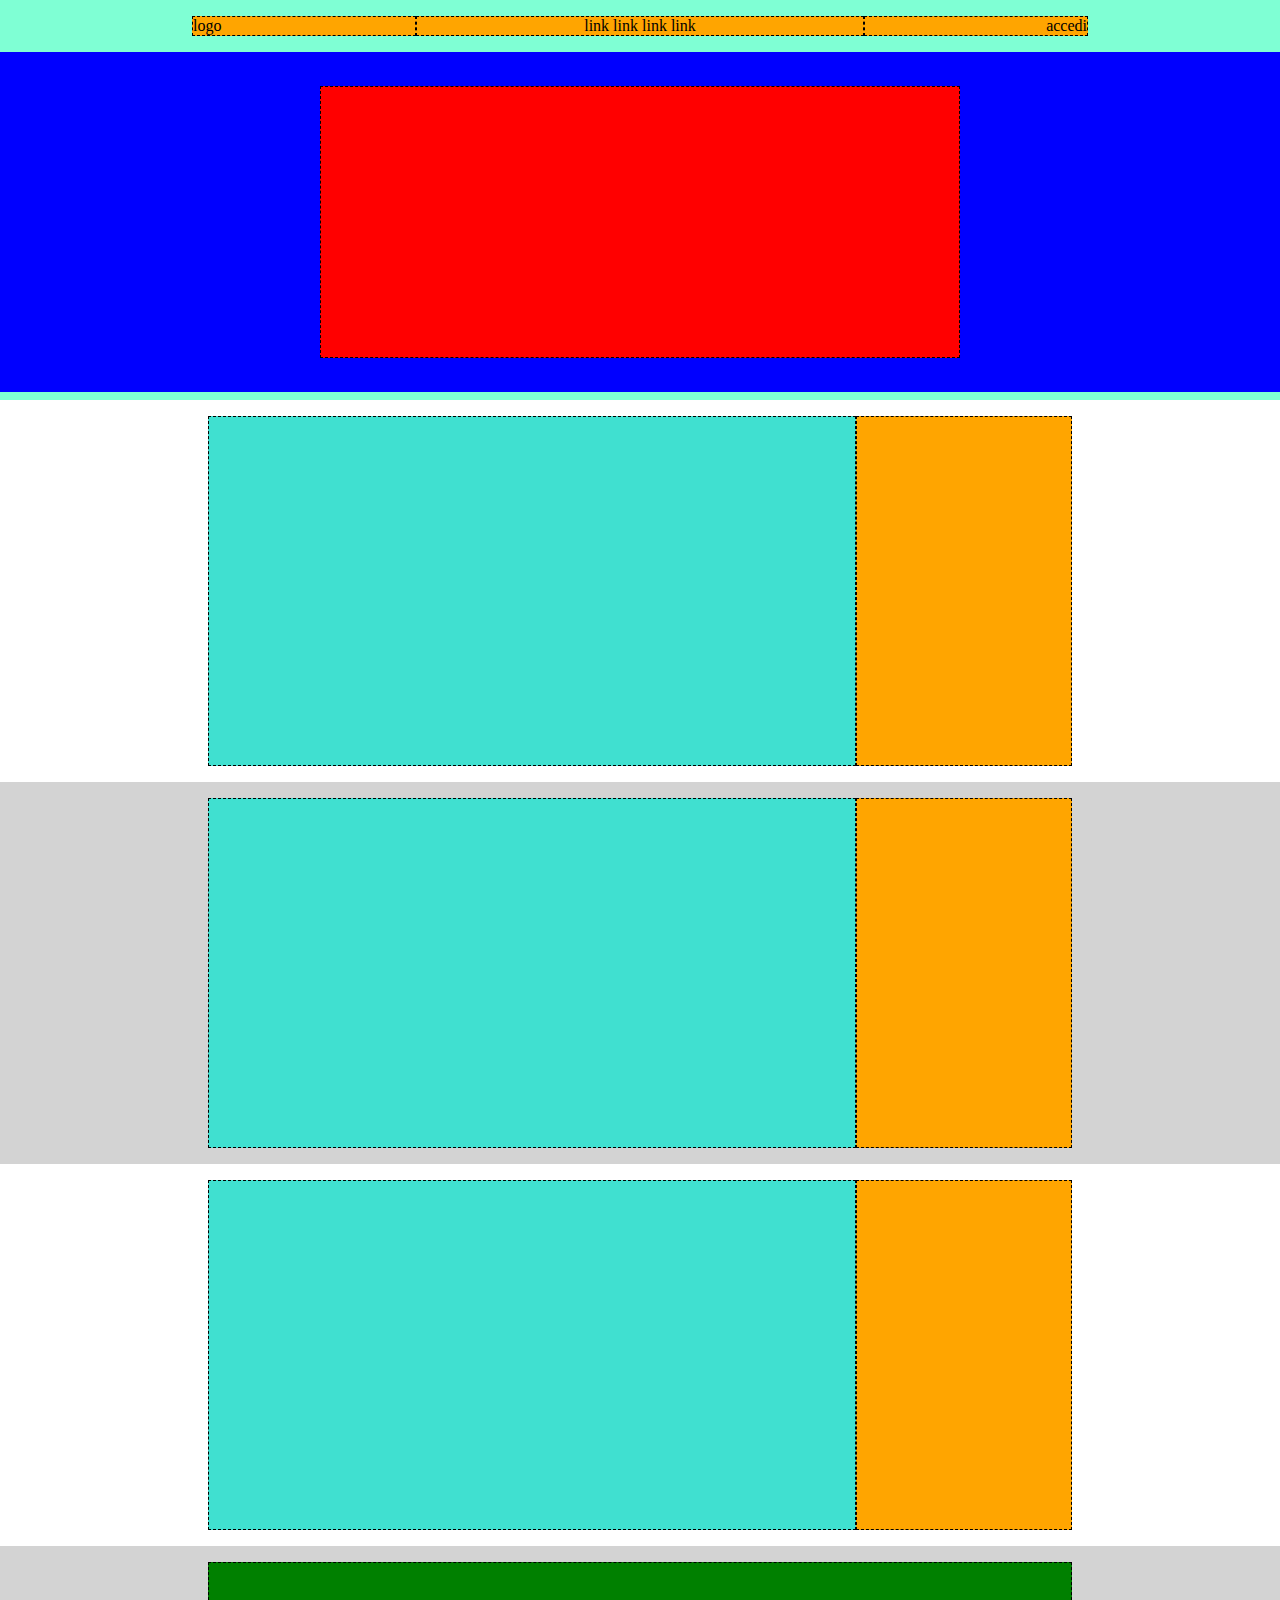
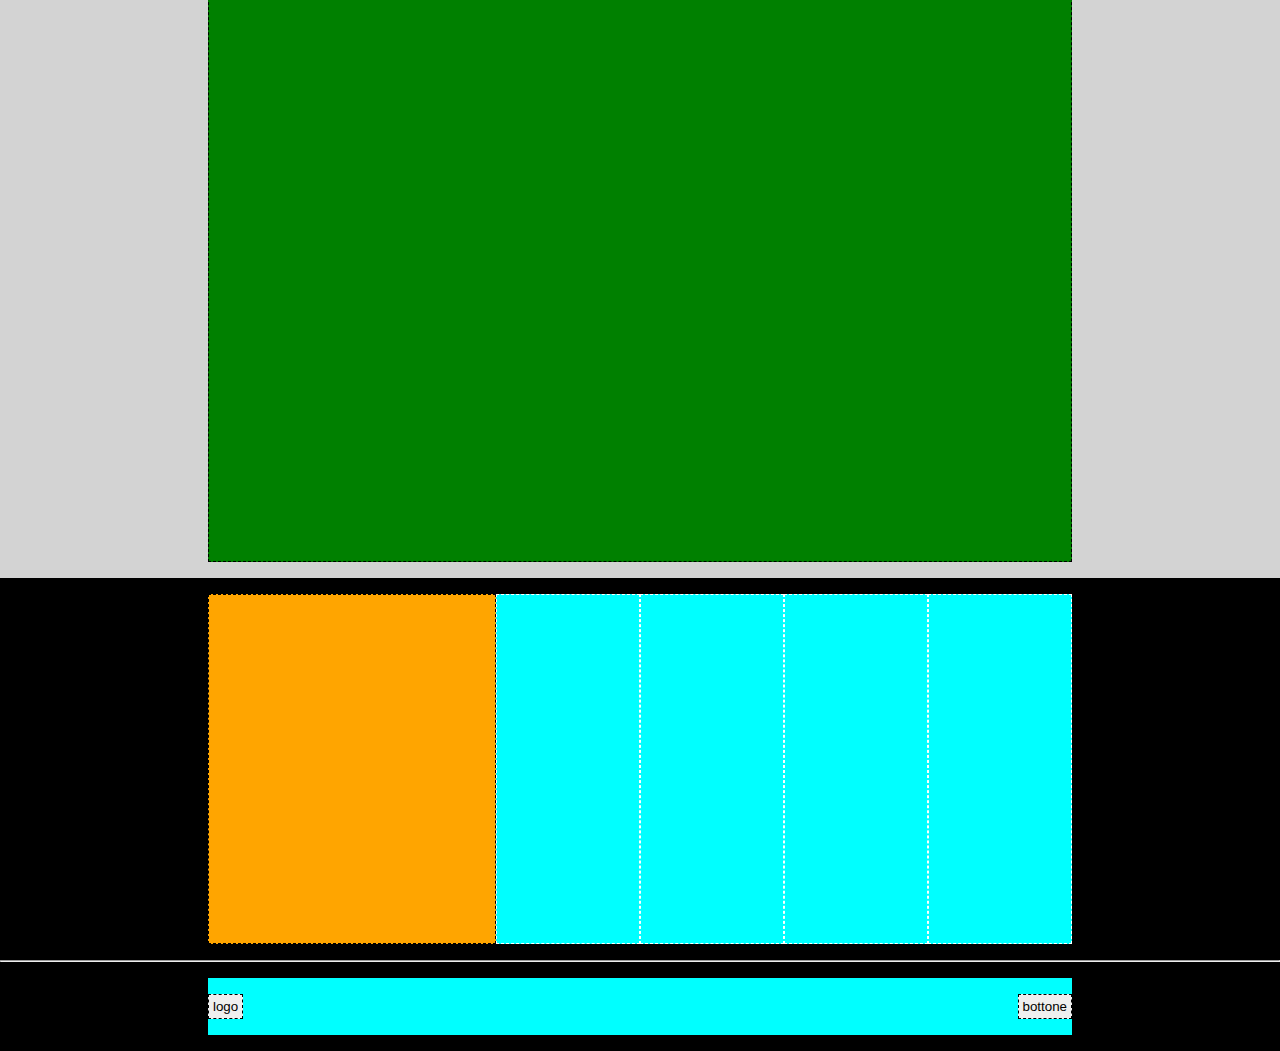
<file: index.html>
<!DOCTYPE html>
<html lang="en">

<head>
    <meta charset="UTF-8">
    <meta http-equiv="X-UA-Compatible" content="IE=edge">
    <meta name="viewport" content="width=device-width, initial-scale=1.0">
    <title>HTML-CSS struttura discord</title>
    <link rel="stylesheet" href="assets/style.css">
</head>

<body>

    <header id="site_header">

        <div class="container">
            <div class="row one">
                <div class="logo">logo</div>
                <nav>link link link link</nav>
                <div class="accedi">accedi</div>
            </div>
        </div>

        <div class="two">
            <div class="red_box"></div>
        </div>

    </header>

    <main>

        <section>
            <div class="container">

                <div class="row part">
                    <div class="col-9 aqua"></div>
                    <div class="col-3 orange"></div>
                </div>

            </div>

        </section>

        <section class="grey">
            <div class="container">

                <div class="row part">
                    <div class="col-9 aqua"></div>
                    <div class="col-3 orange"></div>
                </div>

            </div>

        </section>

        <section>
            <div class="container">

                <div class="row part">
                    <div class="col-9 aqua"></div>
                    <div class="col-3 orange"></div>
                </div>

            </div>

        </section>

        <section class="grey">
            <div class="container">

                <div class="row part">
                    <div class="green_box"></div>
                </div>

            </div>

        </section>

        <section class="black">
            <div class="container">

                <div class="row part">
                    <div class="col-4"></div>
                    <div class="col-2"></div>
                    <div class="col-2"></div>
                    <div class="col-2"></div>
                    <div class="col-2"></div>
                </div>

            </div>

        </section>

        <hr class="grey">
    </main>

    <footer class="black">
        <div class="container part">
            <div class="row bottom space">
                <button>logo</button>
                <button>bottone</button>
            </div>
        </div>
    </footer>
</body>

</html>
</file>
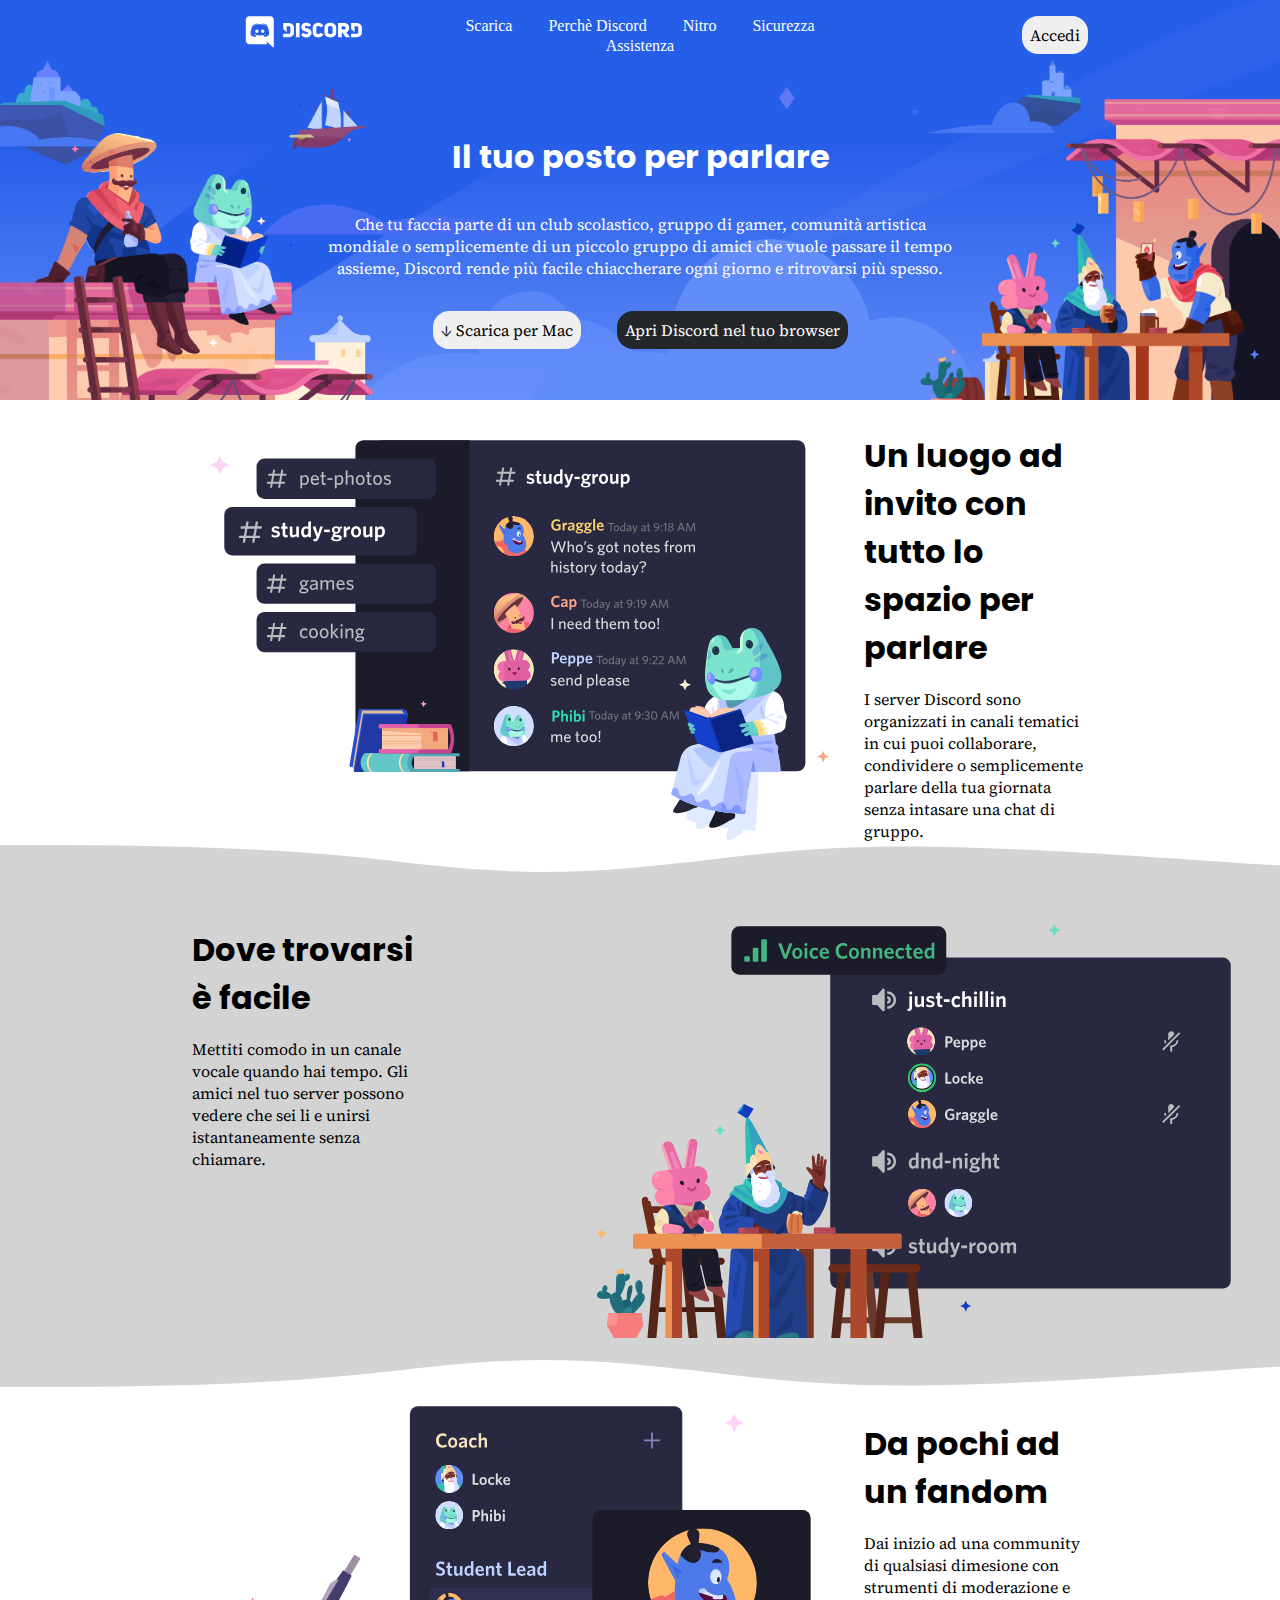
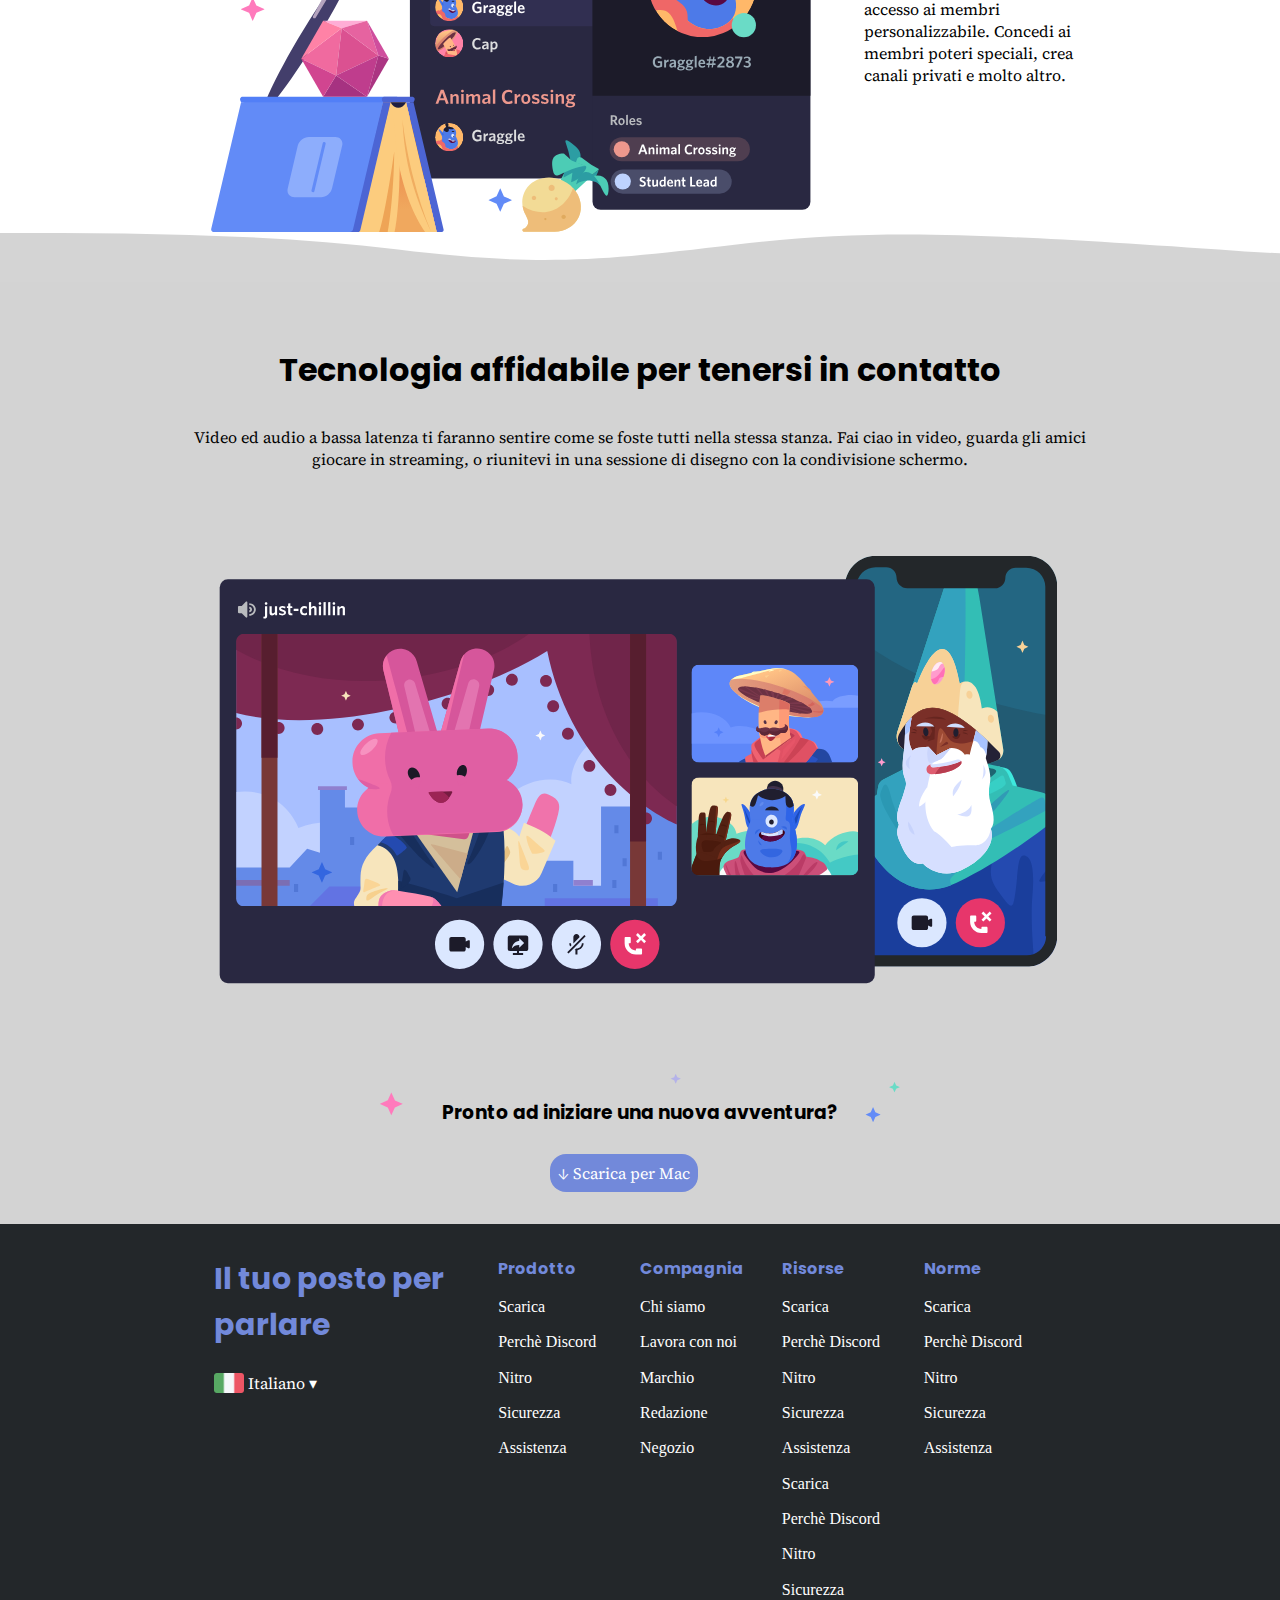
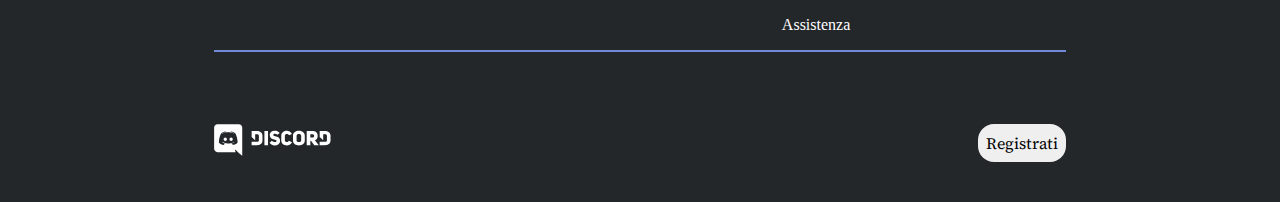
<file: bonus/index.html>
<!DOCTYPE html>
<html lang="en">

<head>
    <meta charset="UTF-8">
    <meta http-equiv="X-UA-Compatible" content="IE=edge">
    <meta name="viewport" content="width=device-width, initial-scale=1.0">
    <title>HTML-CSS struttura discord</title>
    <link rel="stylesheet" href="style.css">
    <link rel="preconnect" href="https://fonts.googleapis.com">
    <link rel="preconnect" href="https://fonts.gstatic.com" crossorigin>
    <link href="https://fonts.googleapis.com/css2?family=Poppins:wght@600&display=swap" rel="stylesheet">
    <link rel="preconnect" href="https://fonts.googleapis.com">
    <link rel="preconnect" href="https://fonts.gstatic.com" crossorigin>
    <link href="https://fonts.googleapis.com/css2?family=Source+Serif+Pro&display=swap" rel="stylesheet">
    <link rel="stylesheet" href="https://cdnjs.cloudflare.com/ajax/libs/font-awesome/6.2.0/css/all.min.css"
        integrity="sha512-xh6O/CkQoPOWDdYTDqeRdPCVd1SpvCA9XXcUnZS2FmJNp1coAFzvtCN9BmamE+4aHK8yyUHUSCcJHgXloTyT2A=="
        crossorigin="anonymous" referrerpolicy="no-referrer" />
</head>

<body>
    <!-- start header  -->
    <header id="site_header">

        <div class="container">

            <div class="row spacing">
                <!-- discord logo -->
                <img class="logo" src="./img/logo.svg" alt="">

                <!-- navigations links -->
                <nav>
                    <a href="#">Scarica</a>
                    <a href="#">Perchè Discord</a>
                    <a href="#">Nitro</a>
                    <a href="#">Sicurezza</a>
                    <a href="#">Assistenza</a>
                </nav>

                <!-- access button -->
                <div class="access">
                    <button>Accedi</button>
                </div>
            </div>
        </div>

        <!-- title description and buttons -->
        <div class="second_box">
            <div class="topic">
                <h1>Il tuo posto per parlare</h1>
                <p>Che tu faccia parte di un club scolastico, gruppo di gamer, comunità artistica mondiale o
                    semplicemente di un piccolo gruppo di amici che vuole passare il tempo assieme, Discord rende più
                    facile chiaccherare ogni giorno e ritrovarsi più spesso.</p>
                <button class="mac_download">&DownArrow; Scarica per Mac</button>
                <button id="open_with_browser">Apri Discord nel tuo browser</button>
            </div>
        </div>

    </header>
    <!-- main pattern -->
    <main>

        <section>
            <div class="container">

                <div class="row">
                    <div class="col-9">
                        <img src="./img/item1.svg" alt="">
                    </div>
                    <div class="col-3">
                        <h2>Un luogo ad invito con tutto lo spazio per parlare</h2>
                        <p>I server Discord sono organizzati in canali tematici in cui puoi collaborare, condividere o
                            semplicemente parlare della tua giornata senza intasare una chat di gruppo.</p>
                    </div>
                </div>

            </div>

        </section>
        <!-- wave effect -->
        <div class="row">
            <div class=" wave">

            </div>
        </div>

        <section class="grey">
            <div class="container">

                <div class="row">
                    <div class="col-3">
                        <h2>Dove trovarsi è facile</h2>
                        <p>Mettiti comodo in un canale vocale quando hai tempo. Gli amici nel tuo server possono vedere
                            che sei li e unirsi istantaneamente senza chiamare.</p>
                    </div>
                    <div class="col-9">
                        <img id="adjust" src="./img/item2.svg" alt="">
                    </div>
                </div>

            </div>

        </section>
        <!-- reverse wave -->
        <div class="row">
            <div class="wave reverse">

            </div>
        </div>

        <section>
            <div class="container">

                <div class="row">
                    <div class="col-9">
                        <img src="./img/item3.svg" alt="">
                    </div>
                    <div class="col-3">
                        <h2>Da pochi ad un fandom</h2>
                        <p>Dai inizio ad una community di qualsiasi dimesione con strumenti di moderazione e accesso ai
                            membri personalizzabile. Concedi ai membri poteri speciali, crea canali privati e molto
                            altro.</p>
                    </div>
                </div>

            </div>

        </section>

        <!-- wave effect -->
        <div class="row">
            <div class=" wave">

            </div>
        </div>

        <!-- last description markup -->
        <section class="grey">
            <div class="container">

                <div class="row center">
                    <div class="last_description">
                        <h2>Tecnologia affidabile per tenersi in contatto</h2>
                        <p>Video ed audio a bassa latenza ti faranno sentire come se foste tutti nella stessa stanza.
                            Fai ciao in video, guarda gli amici giocare in streaming, o riunitevi in una sessione di
                            disegno con la condivisione schermo.</p>
                        <img src="./img/item4-big.svg" alt="">
                        <div class="star_effect">
                            <h3>Pronto ad iniziare una nuova avventura?</h3>
                        </div>
                        <button class="mac_download bottom">&DownArrow; Scarica per Mac</button>
                    </div>
                </div>

            </div>

        </section>

        <!-- bottom grid markup -->
        <section class="black_bg">
            <div class="container border">

                <div class="row part">
                    <div class="col-4">
                        <h3>Il tuo posto per parlare</h3>
                        <div id="languages">
                            <img src="./img/ita.png" alt="">
                            <span class="text_color">Italiano &#9662;</span>
                        </div>
                        <div id="logos">
                            <i class="fa-brands fa-twitter"></i>
                            <i class="fa-brands fa-instagram"></i>
                            <i class="fa-brands fa-facebook"></i>
                            <i class="fa-brands fa-youtube"></i>
                        </div>
                    </div>
                    <div class="col-2">
                        <h4>Prodotto</h4>
                        <div class="info_link"><a href="#">Scarica</a></div>
                        <div class="info_link"><a href="#">Perchè Discord</a></div>
                        <div class="info_link"><a href="#">Nitro</a></div>
                        <div class="info_link"><a href="#">Sicurezza</a></div>
                        <div class="info_link"><a href="#">Assistenza</a></div>
                    </div>
                    <div class="col-2">
                        <h4>Compagnia</h4>
                        <div class="info_link"><a href="#">Chi siamo</a></div>
                        <div class="info_link"><a href="#">Lavora con noi</a></div>
                        <div class="info_link"><a href="#">Marchio</a></div>
                        <div class="info_link"><a href="#">Redazione</a></div>
                        <div class="info_link"><a href="#">Negozio</a></div>
                    </div>
                    <div class="col-2">
                        <h4>Risorse</h4>
                        <div class="info_link"><a href="#">Scarica</a></div>
                        <div class="info_link"><a href="#">Perchè Discord</a></div>
                        <div class="info_link"><a href="#">Nitro</a></div>
                        <div class="info_link"><a href="#">Sicurezza</a></div>
                        <div class="info_link"><a href="#">Assistenza</a></div>
                        <div class="info_link"><a href="#">Scarica</a></div>
                        <div class="info_link"><a href="#">Perchè Discord</a></div>
                        <div class="info_link"><a href="#">Nitro</a></div>
                        <div class="info_link"><a href="#">Sicurezza</a></div>
                        <div class="info_link"><a href="#">Assistenza</a></div>
                    </div>
                    <div class="col-2">
                        <h4>Norme</h4>
                        <div class="info_link"><a href="#">Scarica</a></div>
                        <div class="info_link"><a href="#">Perchè Discord</a></div>
                        <div class="info_link"><a href="#">Nitro</a></div>
                        <div class="info_link"><a href="#">Sicurezza</a></div>
                        <div class="info_link"><a href="#">Assistenza</a></div>
                    </div>
                </div>

            </div>

        </section>

    </main>
    
    <!-- final row markup -->
    <footer class="black_bg">
        <div class="container">
            <div class="row final">
                <img src="/bonus/img/logo.svg" alt="">
                <button>Registrati</button>
            </div>
        </div>
    </footer>

</body>

</html>
</file>
<file: assets/style.css>
* {
    padding: 0;
    margin: 0;
    box-sizing: border-box;
}

#site_header {
    background-color: aquamarine;
    height: 400px;
}

.container {
    width: 70%;
    max-width: 1200px;
    margin: auto;
}

.row {
    display: flex;
    flex-wrap: wrap;
}

.logo,
.accedi {
    width: calc((100% / 12) * 3);
    background-color: orange;
    border: 1px dashed black;
}

nav {
    width: calc((100% / 12) * 6);
    background-color: orange;
    border: 1px dashed black;
    text-align: center;
}

.one {
    padding-top: 1rem;
    padding-bottom: 1rem;
}

.accedi {
    text-align: end;
}

.two {
    height: 85%;
    background-color: blue;
    position: relative;
}

.red_box {
    height: 80%;
    width: 50%;
    background-color: red;
    position: absolute;
    top: 50%;
    left: 50%;
    transform: translate(-50%, -50%);
    border: 1px dashed black;
}

.col-9 {
    width: calc((100% / 12) * 9);
    height: 350px;
    background-color: turquoise;
    border: 1px dashed black;
}

.col-3 {
    width: calc((100% / 12) * 3);
    height: 350px;
    background-color: orange;
    border: 1px dashed black;
}

.part {
    padding: 1rem;
}

.grey {
    background-color: lightgrey;
}

.green_box {
    width: 100%;
    height: 600px;
    background-color: green;
    border: 1px dashed black;
}

.col-2 {
    width: calc((100% / 12)*2);
    height: 350px;
    background-color: aqua;
    border: 1px dashed #ffffff;
}

.col-4 {
    width: calc((100% / 12)*4);
    height: 350px;
    background-color: orange;
    border: 1px dashed black;
}

.black {
    background-color: black;
}

.bottom {
    background-color: aqua;
    justify-content: space-between;
}

.space {
    padding: 1rem 0;
}

button {
    border: 1px dashed black;
    padding: 0.25rem;
}
</file>
<file: bonus/style.css>
* {
    padding: 0;
    margin: 0;
    box-sizing: border-box;
}

:root {
    --nav-basic: #ffffff;
    --nav-hover: red;
    --button-head: #7289DA;
    --button-dark-head: #F6F6F6;
    --black-text: black;
    --black-bg: #23272A;
}

#site_header {
    background-image: url(./img/jumbo.png);
    background-size: cover;
    background-repeat: no-repeat;
    height: 400px;
}

.container {
    width: 70%;
    max-width: 1200px;
    margin: auto;
}

.row {
    display: flex;
    flex-wrap: wrap;
}

/* #region logo-nav-access */

.logo,
.access {
    width: calc((100% / 12) * 3);
    vertical-align: middle;
}

nav {
    width: calc((100% / 12) * 6);
    text-align: center;
}

img {
    height: 2rem;
}

a {
    vertical-align: middle;
    text-decoration: none;
    color: var(--nav-basic);
    padding: 1rem;
}

a:hover {
    color: var(--nav-hover);
    cursor: pointer;
    transition-duration: 0.4s;
}

.access {
    text-align: end;
}

button {
    border-radius: 1rem;
    border-width: 0rem;
    appearance: none;
    padding: 8px;
    font-size: 1rem;
    font-family: 'Source Serif Pro', serif;
}

button:hover {
    background-color: var(--button-head);
    transition-duration: 0.4s ;
    cursor: pointer;
}

#open_with_browser:hover {
    background-color: var(--button-dark-head);
    color: var(--black-text);
    transition-duration: 0.4s;
    cursor: pointer;
}

.spacing {
    padding-top: 1rem;
    padding-bottom: 1rem;
}

/* #endregion logo-nav-access */

/* #region topic and buttons */
.second_box {
    height: 85%;
    position: relative;
}

.topic {
    position: absolute;
    top: 50%;
    left: 50%;
    transform: translate(-50%, -50%);
    text-align: center;
}

h1 {
    font-family: 'Poppins', sans-serif;
}

p {
    font-family: 'Source Serif Pro', serif;
}

.topic h1, .topic p {
    padding-bottom: 2rem;
    color: #ffffff;
}

.mac_download {
    margin-right: 2rem;
}

#open_with_browser {
    background-color: #23272A;
    color: #ffffff;
}

/* #endregion topic and buttons */

/* #region main pattern */

.col-9 {
    width: calc((100% / 12) * 9);
}

.col-3 {
    width: calc((100% / 12) * 3);
    padding-top: 2rem ;
}

.col-9 > img {
    height: 100%;   
}

.col-3 > h2 {
    font-family: 'Poppins', sans-serif;
    font-size: 2rem;
    margin-bottom: 1rem;
}

.col-3  p {
    font-family: 'Source Serif Pro', serif;
}

#adjust {
    padding-left: 10rem;
}

.grey {
    background-color: lightgrey;
}

.wave {
    background-image: url(./img/wave.svg);
    background-size: cover;
    height: 50px;
    width: 100%;
    filter: invert(83%);
} 

.reverse {
    transform: rotateY(180deg);
    transform: rotateX(180deg);
}

/* #endregion main pattern  */

/* #region last description */
.last_description img {
    height: 600px;
    max-width: 100%;
}

.center {
    text-align: center;
    padding-top: 4rem;
    padding-bottom: 2rem;
}

.last_description > h2 {
    font-family: 'Poppins', sans-serif;
    font-size: 2rem;
    margin-bottom: 2rem;
}

.last_description  p {
    font-family: 'Source Serif Pro', serif;
}

.star_effect {
    background-image: url(./img/stars.svg);
    background-size: contain;
    background-repeat: no-repeat;
    background-position: center;
}

.star_effect h3 {
    height: 40px;
    margin-bottom: 2rem; 
    padding: 1.5rem;
    font-family: 'Poppins', sans-serif;
}

.bottom {
    background-color: var(--button-head);
    color: var(--nav-basic);
}

/* #endregion last description */

.black_bg {
    background-color: var(--black-bg);
    padding: 2rem;
}

/* #region col-4 */

.col-4 {
    width: calc((100% / 12)*4);
}

.col-4 h3 {
    color: var(--button-head);
    font-family: 'Poppins', sans-serif;
    font-size: 30px;
    margin-bottom: 1.5rem;
}

#languages {
    margin-bottom: 1rem;
}

#languages img {
    height: 20px;
    max-width: 100%;
    vertical-align: middle;
}

.text_color {
    color: var(--nav-basic);
    vertical-align: middle;
    font-family: 'Source Serif Pro', serif;
}

#logos {
    color: var(--nav-basic);
    font-size: larger;
}

i {
    margin-right: 1rem;
}

i:hover {
    color: var(--nav-hover);
    transition: 0.4s;
    cursor: pointer;
}
/* #endregion col-4 */

/* #region col-2  */
.col-2 {
    width: calc((100% / 12)*2);
}

.col-2 a {
    padding: 0rem;
}

.col-2 h4 {
    color: var(--button-head);
    font-family: 'Poppins', sans-serif;
    margin-bottom: 1rem;
}

.info_link {
    margin-bottom: 1rem;
}


.border {
    border-bottom: 2px solid var(--button-head);
}

/* #endregion col-2 */

/* #region final row */

.final {
    padding: 0.5rem 0;
    justify-content: space-between;
}

/* #endregion final row */
</file>
